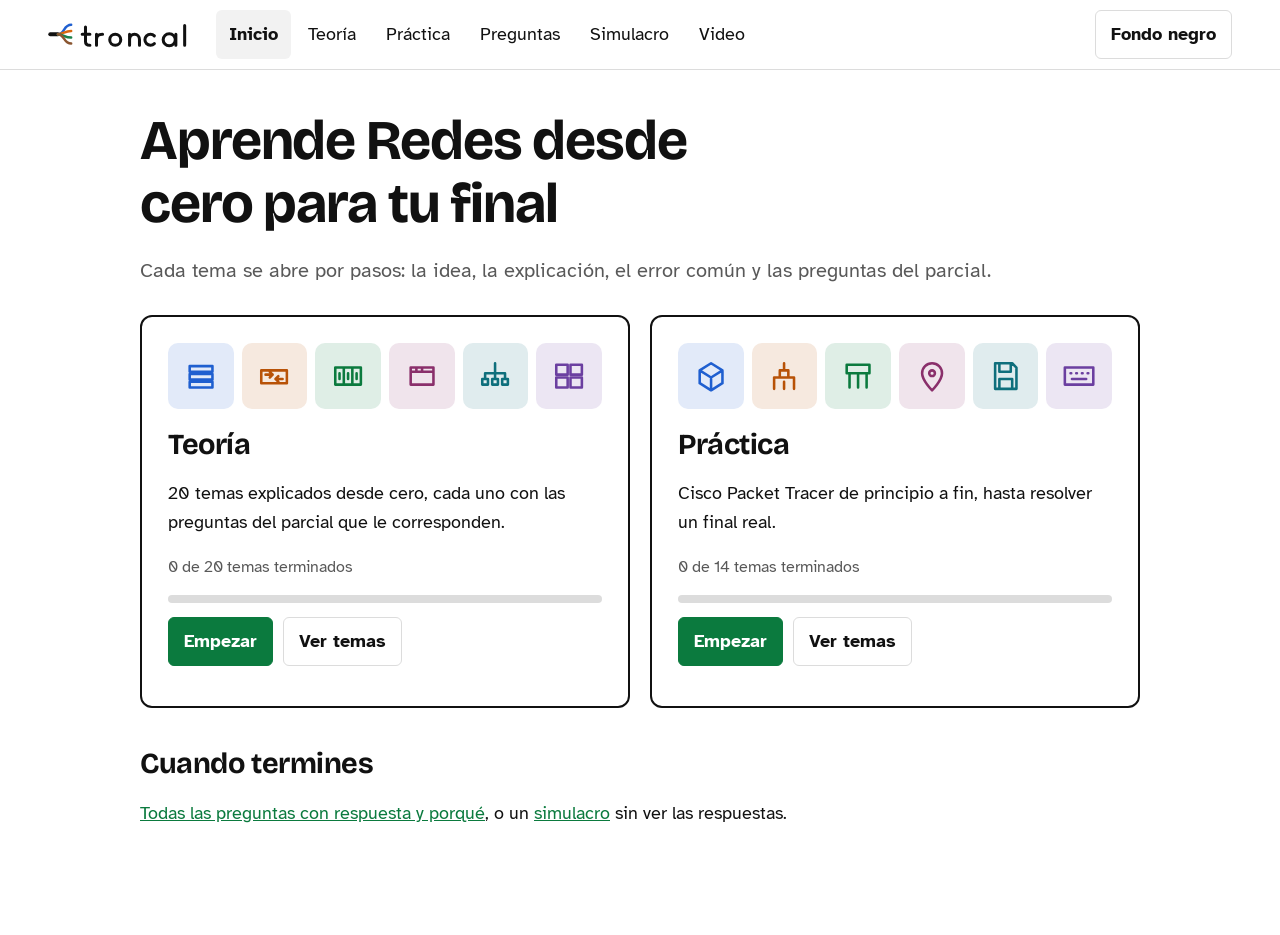
<file: index.html>
<!doctype html><html lang="es"><head><meta charset="utf-8"><meta name="viewport" content="width=device-width,initial-scale=1"><title>Troncal, curso de Redes</title><link rel="icon" href="marca/icono.svg"><link rel="stylesheet" href="https://fonts.googleapis.com/css2?family=Atkinson+Hyperlegible:wght@400;700&family=Atkinson+Hyperlegible+Mono:wght@400;700&family=Bricolage+Grotesque:wght@500;700&display=swap"><link rel="stylesheet" href="styles.css"></head><body><header class="top"><a class="brand" href="#inicio"><svg xmlns="http://www.w3.org/2000/svg" viewBox="0 0 254 50" fill="none" stroke-linecap="round" stroke-linejoin="round" role="img" aria-label="Troncal"><path d="M4 24h14" stroke="currentColor" stroke-width="7"/><g stroke-width="4.5"><path d="M18 24C30 24 28 7 42 7" stroke="#1f5fd0"/><path d="M18 24C28 24 30 18 42 18" stroke="#d9660f"/><path d="M18 24C28 24 30 30 42 30" stroke="#1b8048"/><path d="M18 24C30 24 28 41 42 41" stroke="#8a5530"/></g><g transform="translate(62 0)" stroke="currentColor" stroke-width="5.5"><path d="M6 11V37q0 7 8 7M0 24h14M26 44V24M26 33q0-9 11-9M86 44V24M86 34a9 10 0 0 1 18 0V44M131 27a10 10 0 1 0 0 14M170 24V44M186 8V44"/><circle cx="60" cy="34" r="10"/><circle cx="158" cy="34" r="11"/></g></svg></a><nav aria-label="Principal"><a href="#inicio">Inicio</a><a href="#teoria">Teoría</a><a href="#practica">Práctica</a><a href="#preguntas">Preguntas</a><a href="#simulacro">Simulacro</a><a href="#video">Video</a></nav><button id="th" type="button"></button></header><main>
<section id="inicio"><h1>Aprende Redes desde cero para tu final</h1><p class="goal">Cada tema se abre por pasos: la idea, la explicación, el error común y las preguntas del parcial.</p><div class="tracks" id="tracks"></div><h2>Cuando termines</h2><p><a href="#preguntas">Todas las preguntas con respuesta y porqué</a>, o un <a href="#simulacro">simulacro</a> sin ver las respuestas.</p></section>
<section id="teoria" hidden><h1>Teoría</h1><p class="goal">Seis módulos. Abre el tema que quieras, o síguelos en orden.</p><div id="tt"></div><h2>Al final</h2><p><a class="btn p" href="#preguntas">Todas las preguntas con respuesta</a></p></section>
<section id="practica" hidden><h1>Práctica</h1><p class="goal">Seis módulos en Packet Tracer y 4 enunciados para montar.</p><div id="tp"></div><h2>Enunciados para Packet Tracer</h2><p>Abre <b>Abrir Packet Tracer.bat</b>, en la carpeta de este sitio, y monta cada red desde cero. La solución está oculta.</p><div id="lablist"></div></section>
<section id="lec" hidden></section><section id="enu" hidden></section>
<section id="preguntas" hidden><h1>Todas las preguntas</h1><p class="goal">Piensa la respuesta y pulsa Mostrar respuesta.</p><div class="filters stick"><label>Examen <select id="fb"><option value="f">Examen Final</option><option value="p">Parcial 2</option><option value="q">Parcial 1</option><option value="">Todos</option></select></label><label>Tema <select id="ft"></select></label><label>Buscar <input id="fs" type="search"></label><label class="chk"><input type="checkbox" id="fo"> Mostrar todas las respuestas</label></div><p class="mut" id="fc" aria-live="polite"></p><div id="fl"></div></section>
<section id="video" hidden><h1>El video explicativo</h1><p class="goal">40 minutos de redes desde cero hasta el final, por capítulos. Elige uno o míralo de corrido: al terminar un capítulo empieza el siguiente.</p><div class="vidw"><video id="vplayer" controls preload="metadata" playsinline></video><div><h2 id="vtit" class="vtit"></h2><div class="vcaps" id="vcaps"></div></div></div><p class="mut">Música: Kevin MacLeod (incompetech.com), licencia CC BY 4.0.</p></section>
<section id="simulacro" hidden><h1>Simulacro</h1><p class="goal">Responde sin ayuda. Tus aciertos quedan guardados en este navegador.</p><div class="row"><label for="bank">Examen</label><select id="bank"><option value="f">Examen Final (31)</option><option value="p">Parcial 2 (60)</option><option value="q">Parcial 1 (51)</option></select><button id="rnd">Barajar</button><button id="miss">Repasar falladas</button></div><div class="box" id="q"></div></section>
</main><div id="park" hidden><div id="w-vlsm" class="box"><div id="vt"></div><div class="row"><button class="p" id="vc">Revisar</button><button id="vs">Ver solución</button><button id="vn">Otro ejercicio</button></div><div id="vr" aria-live="polite"></div></div>
<div id="w-net" class="box"><div class="sc" id="net"></div><div class="row"><label for="po">Desde</label><select id="po"></select><label for="pd">hasta</label><select id="pd"></select><button class="p" id="pg">Hacer ping</button></div><div class="hops" id="hops" aria-live="polite"><p class="mut">Los saltos aparecerán aquí.</p></div></div>
<div id="w-drill" class="box"><p id="dq"></p><form id="df" class="row"><input id="di" class="mono" style="flex:1;min-width:0" autocomplete="off" autocapitalize="off" spellcheck="false" aria-label="Comando"><button class="p">Revisar</button></form><div id="dr" aria-live="polite"></div><div class="row"><button id="dn">Siguiente</button><span class="mut" id="ds"></span></div></div></div>
<script src="data.js"></script><script src="labs.js"></script><script src="app.js"></script></body></html>
</file>
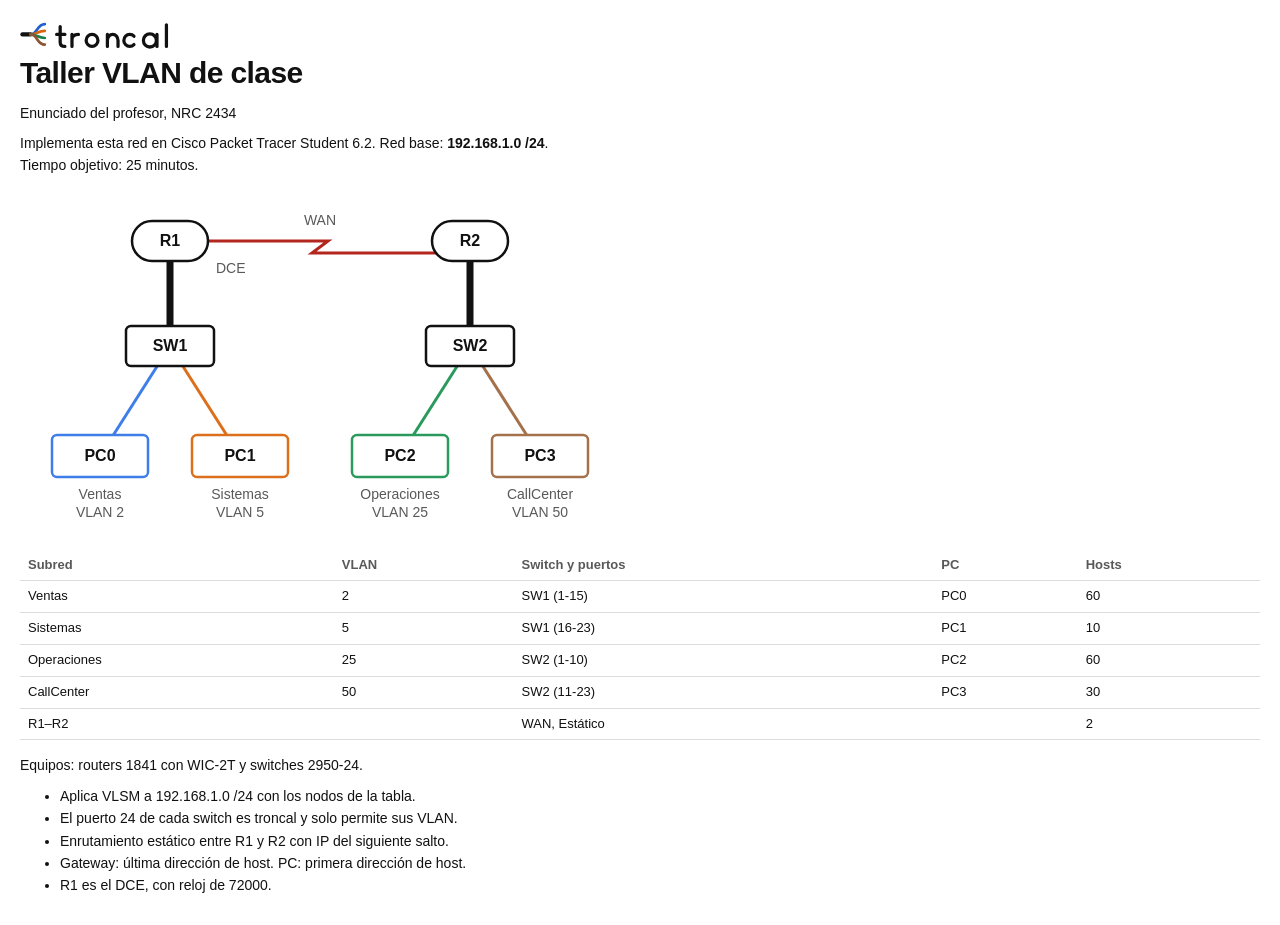
<file: enunciados/1-taller-vlan.html>
<!doctype html><html lang="es"><meta charset="utf-8"><title>Taller VLAN de clase</title><link rel="stylesheet" href="../styles.css"><style>body{background:#fff;font-size:14px;padding:20px}h1{font-size:30px;max-width:none}.topo{min-width:0;max-width:600px}th,td{padding:5px 8px;font-size:13px}p,ul{margin-block:8px}</style><img src="../marca/logo.svg" width="150" alt="Troncal"><h1>Taller VLAN de clase</h1><p>Enunciado del profesor, NRC 2434</p><p>Implementa esta red en Cisco Packet Tracer Student 6.2. Red base: <b>192.168.1.0 /24</b>. Tiempo objetivo: 25 minutos.</p><div class="sc"><svg  class="topo" viewBox="0 0 600 345" role="img" aria-label="Topología: Taller VLAN de clase"><path d="M150 50L150 155" class="ln trunk" fill="none" /><path d="M150 155L80 265" class="ln pc" fill="none" style="stroke:#3f7de8"/><path d="M150 155L220 265" class="ln pc" fill="none" style="stroke:#dc6f1c"/><path d="M450 50L450 155" class="ln trunk" fill="none" /><path d="M450 155L380 265" class="ln pc" fill="none" style="stroke:#2a9a5c"/><path d="M450 155L520 265" class="ln pc" fill="none" style="stroke:#a4714a"/><path d="M150 50H308L292 62H450" class="ln wan" fill="none"/><text x="300" y="34" text-anchor="middle" class="s">WAN</text><text x="196" y="82" class="s">DCE</text><g class="nd"><rect x="112" y="30" width="76" height="40" rx="20" /><text x="150" y="55" text-anchor="middle">R1</text></g><g class="nd"><rect x="106" y="135" width="88" height="40" rx="5" /><text x="150" y="160" text-anchor="middle">SW1</text></g><g class="nd"><rect x="32" y="244" width="96" height="42" rx="5" style="stroke:#3f7de8"/><text x="80" y="270" text-anchor="middle">PC0</text></g><text x="80" y="308" text-anchor="middle" class="s">Ventas</text><text x="80" y="326" text-anchor="middle" class="s">VLAN 2</text><g class="nd"><rect x="172" y="244" width="96" height="42" rx="5" style="stroke:#dc6f1c"/><text x="220" y="270" text-anchor="middle">PC1</text></g><text x="220" y="308" text-anchor="middle" class="s">Sistemas</text><text x="220" y="326" text-anchor="middle" class="s">VLAN 5</text><g class="nd"><rect x="412" y="30" width="76" height="40" rx="20" /><text x="450" y="55" text-anchor="middle">R2</text></g><g class="nd"><rect x="406" y="135" width="88" height="40" rx="5" /><text x="450" y="160" text-anchor="middle">SW2</text></g><g class="nd"><rect x="332" y="244" width="96" height="42" rx="5" style="stroke:#2a9a5c"/><text x="380" y="270" text-anchor="middle">PC2</text></g><text x="380" y="308" text-anchor="middle" class="s">Operaciones</text><text x="380" y="326" text-anchor="middle" class="s">VLAN 25</text><g class="nd"><rect x="472" y="244" width="96" height="42" rx="5" style="stroke:#a4714a"/><text x="520" y="270" text-anchor="middle">PC3</text></g><text x="520" y="308" text-anchor="middle" class="s">CallCenter</text><text x="520" y="326" text-anchor="middle" class="s">VLAN 50</text></svg></div><div class="sc"><table><thead><tr><th>Subred</th><th>VLAN</th><th>Switch y puertos</th><th>PC</th><th>Hosts</th></tr></thead><tbody><tr><td>Ventas</td><td>2</td><td>SW1 (1-15)</td><td>PC0</td><td>60</td></tr><tr><td>Sistemas</td><td>5</td><td>SW1 (16-23)</td><td>PC1</td><td>10</td></tr><tr><td>Operaciones</td><td>25</td><td>SW2 (1-10)</td><td>PC2</td><td>60</td></tr><tr><td>CallCenter</td><td>50</td><td>SW2 (11-23)</td><td>PC3</td><td>30</td></tr><tr><td>R1–R2</td><td></td><td>WAN, Estático</td><td></td><td>2</td></tr></tbody></table></div><p>Equipos: routers 1841 con WIC-2T y switches 2950-24.</p><ul><li>Aplica VLSM a 192.168.1.0 /24 con los nodos de la tabla.</li><li>El puerto 24 de cada switch es troncal y solo permite sus VLAN.</li><li>Enrutamiento estático entre R1 y R2 con IP del siguiente salto.</li><li>Gateway: última dirección de host. PC: primera dirección de host.</li><li>R1 es el DCE, con reloj de 72000.</li></ul></html>
</file>
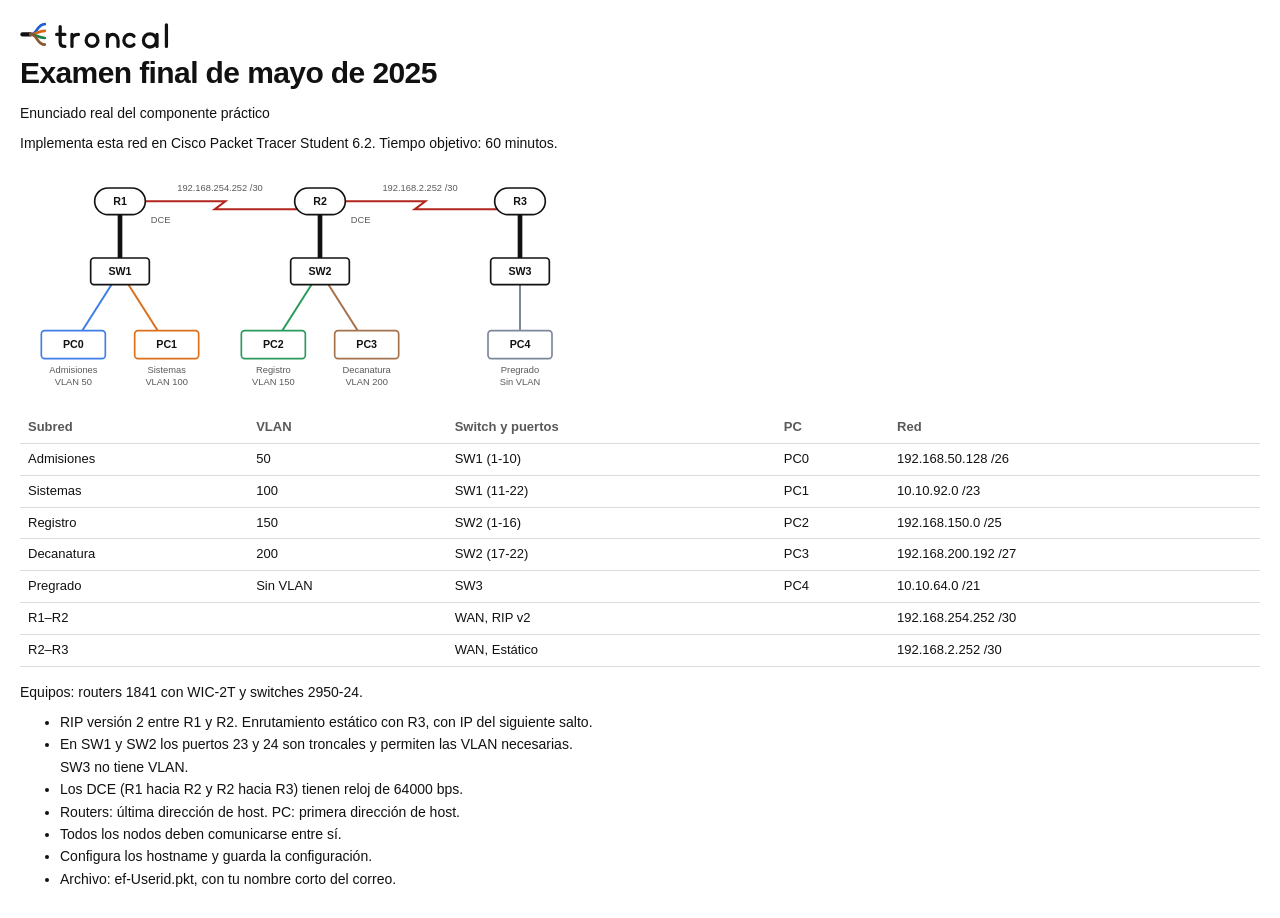
<file: enunciados/2-final-mayo-2025.html>
<!doctype html><html lang="es"><meta charset="utf-8"><title>Examen final de mayo de 2025</title><link rel="stylesheet" href="../styles.css"><style>body{background:#fff;font-size:14px;padding:20px}h1{font-size:30px;max-width:none}.topo{min-width:0;max-width:600px}th,td{padding:5px 8px;font-size:13px}p,ul{margin-block:8px}</style><img src="../marca/logo.svg" width="150" alt="Troncal"><h1>Examen final de mayo de 2025</h1><p>Enunciado real del componente práctico</p><p>Implementa esta red en Cisco Packet Tracer Student 6.2.  Tiempo objetivo: 60 minutos.</p><div class="sc"><svg  class="topo" viewBox="0 0 900 345" role="img" aria-label="Topología: Examen final de mayo de 2025"><path d="M150 50L150 155" class="ln trunk" fill="none" /><path d="M150 155L80 265" class="ln pc" fill="none" style="stroke:#3f7de8"/><path d="M150 155L220 265" class="ln pc" fill="none" style="stroke:#dc6f1c"/><path d="M450 50L450 155" class="ln trunk" fill="none" /><path d="M450 155L380 265" class="ln pc" fill="none" style="stroke:#2a9a5c"/><path d="M450 155L520 265" class="ln pc" fill="none" style="stroke:#a4714a"/><path d="M750 50L750 155" class="ln trunk" fill="none" /><path d="M750 155L750 265" class="ln pc" fill="none" style="stroke:#7c879c"/><path d="M150 50H308L292 62H450" class="ln wan" fill="none"/><text x="300" y="34" text-anchor="middle" class="s">192.168.254.252 /30</text><text x="196" y="82" class="s">DCE</text><path d="M450 50H608L592 62H750" class="ln wan" fill="none"/><text x="600" y="34" text-anchor="middle" class="s">192.168.2.252 /30</text><text x="496" y="82" class="s">DCE</text><g class="nd"><rect x="112" y="30" width="76" height="40" rx="20" /><text x="150" y="55" text-anchor="middle">R1</text></g><g class="nd"><rect x="106" y="135" width="88" height="40" rx="5" /><text x="150" y="160" text-anchor="middle">SW1</text></g><g class="nd"><rect x="32" y="244" width="96" height="42" rx="5" style="stroke:#3f7de8"/><text x="80" y="270" text-anchor="middle">PC0</text></g><text x="80" y="308" text-anchor="middle" class="s">Admisiones</text><text x="80" y="326" text-anchor="middle" class="s">VLAN 50</text><g class="nd"><rect x="172" y="244" width="96" height="42" rx="5" style="stroke:#dc6f1c"/><text x="220" y="270" text-anchor="middle">PC1</text></g><text x="220" y="308" text-anchor="middle" class="s">Sistemas</text><text x="220" y="326" text-anchor="middle" class="s">VLAN 100</text><g class="nd"><rect x="412" y="30" width="76" height="40" rx="20" /><text x="450" y="55" text-anchor="middle">R2</text></g><g class="nd"><rect x="406" y="135" width="88" height="40" rx="5" /><text x="450" y="160" text-anchor="middle">SW2</text></g><g class="nd"><rect x="332" y="244" width="96" height="42" rx="5" style="stroke:#2a9a5c"/><text x="380" y="270" text-anchor="middle">PC2</text></g><text x="380" y="308" text-anchor="middle" class="s">Registro</text><text x="380" y="326" text-anchor="middle" class="s">VLAN 150</text><g class="nd"><rect x="472" y="244" width="96" height="42" rx="5" style="stroke:#a4714a"/><text x="520" y="270" text-anchor="middle">PC3</text></g><text x="520" y="308" text-anchor="middle" class="s">Decanatura</text><text x="520" y="326" text-anchor="middle" class="s">VLAN 200</text><g class="nd"><rect x="712" y="30" width="76" height="40" rx="20" /><text x="750" y="55" text-anchor="middle">R3</text></g><g class="nd"><rect x="706" y="135" width="88" height="40" rx="5" /><text x="750" y="160" text-anchor="middle">SW3</text></g><g class="nd"><rect x="702" y="244" width="96" height="42" rx="5" style="stroke:#7c879c"/><text x="750" y="270" text-anchor="middle">PC4</text></g><text x="750" y="308" text-anchor="middle" class="s">Pregrado</text><text x="750" y="326" text-anchor="middle" class="s">Sin VLAN</text></svg></div><div class="sc"><table><thead><tr><th>Subred</th><th>VLAN</th><th>Switch y puertos</th><th>PC</th><th>Red</th></tr></thead><tbody><tr><td>Admisiones</td><td>50</td><td>SW1 (1-10)</td><td>PC0</td><td>192.168.50.128 /26</td></tr><tr><td>Sistemas</td><td>100</td><td>SW1 (11-22)</td><td>PC1</td><td>10.10.92.0 /23</td></tr><tr><td>Registro</td><td>150</td><td>SW2 (1-16)</td><td>PC2</td><td>192.168.150.0 /25</td></tr><tr><td>Decanatura</td><td>200</td><td>SW2 (17-22)</td><td>PC3</td><td>192.168.200.192 /27</td></tr><tr><td>Pregrado</td><td>Sin VLAN</td><td>SW3</td><td>PC4</td><td>10.10.64.0 /21</td></tr><tr><td>R1–R2</td><td></td><td>WAN, RIP v2</td><td></td><td>192.168.254.252 /30</td></tr><tr><td>R2–R3</td><td></td><td>WAN, Estático</td><td></td><td>192.168.2.252 /30</td></tr></tbody></table></div><p>Equipos: routers 1841 con WIC-2T y switches 2950-24.</p><ul><li>RIP versión 2 entre R1 y R2. Enrutamiento estático con R3, con IP del siguiente salto.</li><li>En SW1 y SW2 los puertos 23 y 24 son troncales y permiten las VLAN necesarias. SW3 no tiene VLAN.</li><li>Los DCE (R1 hacia R2 y R2 hacia R3) tienen reloj de 64000 bps.</li><li>Routers: última dirección de host. PC: primera dirección de host.</li><li>Todos los nodos deben comunicarse entre sí.</li><li>Configura los hostname y guarda la configuración.</li><li>Archivo: ef-Userid.pkt, con tu nombre corto del correo.</li></ul></html>
</file>
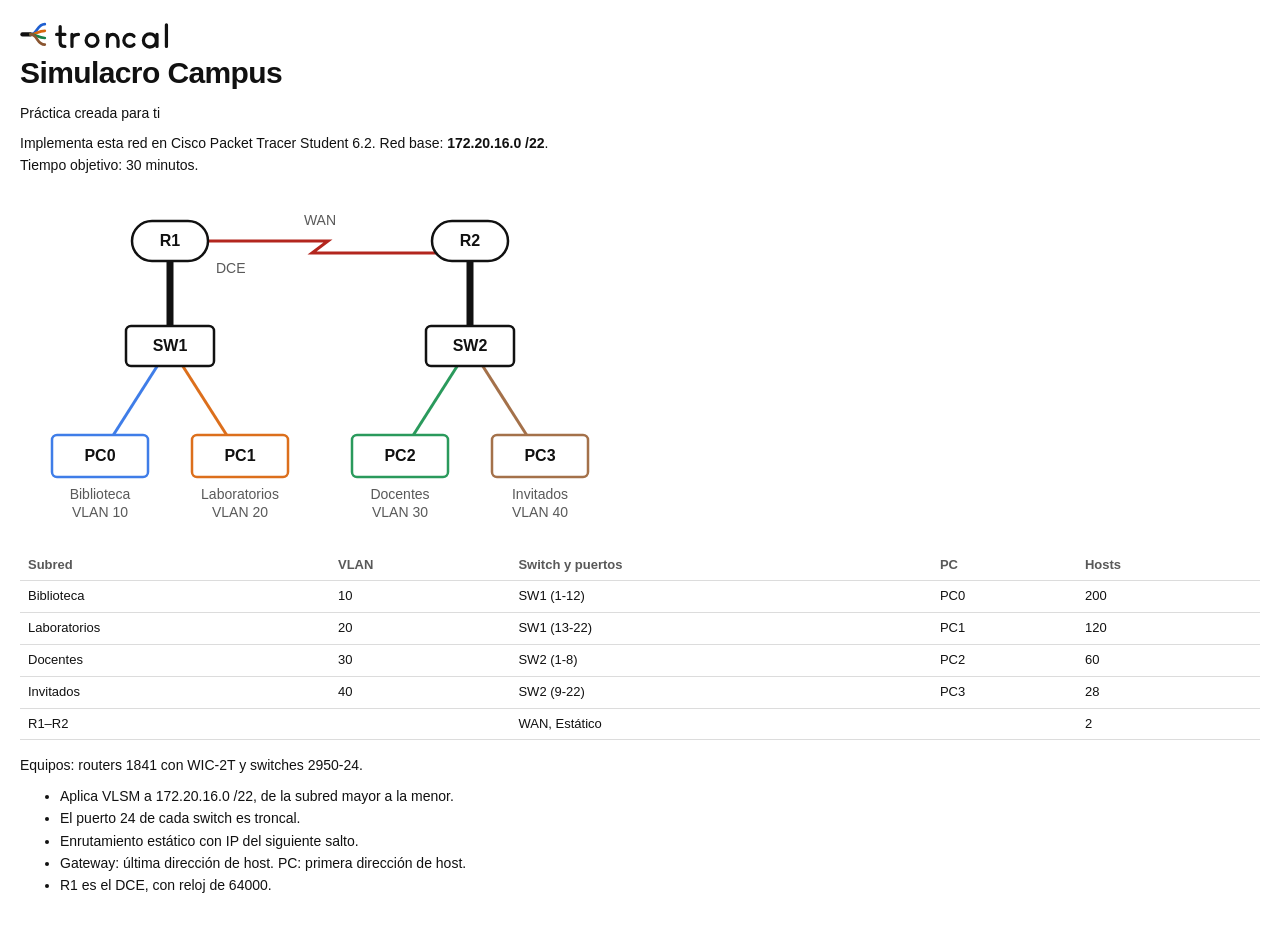
<file: enunciados/3-simulacro-campus.html>
<!doctype html><html lang="es"><meta charset="utf-8"><title>Simulacro Campus</title><link rel="stylesheet" href="../styles.css"><style>body{background:#fff;font-size:14px;padding:20px}h1{font-size:30px;max-width:none}.topo{min-width:0;max-width:600px}th,td{padding:5px 8px;font-size:13px}p,ul{margin-block:8px}</style><img src="../marca/logo.svg" width="150" alt="Troncal"><h1>Simulacro Campus</h1><p>Práctica creada para ti</p><p>Implementa esta red en Cisco Packet Tracer Student 6.2. Red base: <b>172.20.16.0 /22</b>. Tiempo objetivo: 30 minutos.</p><div class="sc"><svg  class="topo" viewBox="0 0 600 345" role="img" aria-label="Topología: Simulacro Campus"><path d="M150 50L150 155" class="ln trunk" fill="none" /><path d="M150 155L80 265" class="ln pc" fill="none" style="stroke:#3f7de8"/><path d="M150 155L220 265" class="ln pc" fill="none" style="stroke:#dc6f1c"/><path d="M450 50L450 155" class="ln trunk" fill="none" /><path d="M450 155L380 265" class="ln pc" fill="none" style="stroke:#2a9a5c"/><path d="M450 155L520 265" class="ln pc" fill="none" style="stroke:#a4714a"/><path d="M150 50H308L292 62H450" class="ln wan" fill="none"/><text x="300" y="34" text-anchor="middle" class="s">WAN</text><text x="196" y="82" class="s">DCE</text><g class="nd"><rect x="112" y="30" width="76" height="40" rx="20" /><text x="150" y="55" text-anchor="middle">R1</text></g><g class="nd"><rect x="106" y="135" width="88" height="40" rx="5" /><text x="150" y="160" text-anchor="middle">SW1</text></g><g class="nd"><rect x="32" y="244" width="96" height="42" rx="5" style="stroke:#3f7de8"/><text x="80" y="270" text-anchor="middle">PC0</text></g><text x="80" y="308" text-anchor="middle" class="s">Biblioteca</text><text x="80" y="326" text-anchor="middle" class="s">VLAN 10</text><g class="nd"><rect x="172" y="244" width="96" height="42" rx="5" style="stroke:#dc6f1c"/><text x="220" y="270" text-anchor="middle">PC1</text></g><text x="220" y="308" text-anchor="middle" class="s">Laboratorios</text><text x="220" y="326" text-anchor="middle" class="s">VLAN 20</text><g class="nd"><rect x="412" y="30" width="76" height="40" rx="20" /><text x="450" y="55" text-anchor="middle">R2</text></g><g class="nd"><rect x="406" y="135" width="88" height="40" rx="5" /><text x="450" y="160" text-anchor="middle">SW2</text></g><g class="nd"><rect x="332" y="244" width="96" height="42" rx="5" style="stroke:#2a9a5c"/><text x="380" y="270" text-anchor="middle">PC2</text></g><text x="380" y="308" text-anchor="middle" class="s">Docentes</text><text x="380" y="326" text-anchor="middle" class="s">VLAN 30</text><g class="nd"><rect x="472" y="244" width="96" height="42" rx="5" style="stroke:#a4714a"/><text x="520" y="270" text-anchor="middle">PC3</text></g><text x="520" y="308" text-anchor="middle" class="s">Invitados</text><text x="520" y="326" text-anchor="middle" class="s">VLAN 40</text></svg></div><div class="sc"><table><thead><tr><th>Subred</th><th>VLAN</th><th>Switch y puertos</th><th>PC</th><th>Hosts</th></tr></thead><tbody><tr><td>Biblioteca</td><td>10</td><td>SW1 (1-12)</td><td>PC0</td><td>200</td></tr><tr><td>Laboratorios</td><td>20</td><td>SW1 (13-22)</td><td>PC1</td><td>120</td></tr><tr><td>Docentes</td><td>30</td><td>SW2 (1-8)</td><td>PC2</td><td>60</td></tr><tr><td>Invitados</td><td>40</td><td>SW2 (9-22)</td><td>PC3</td><td>28</td></tr><tr><td>R1–R2</td><td></td><td>WAN, Estático</td><td></td><td>2</td></tr></tbody></table></div><p>Equipos: routers 1841 con WIC-2T y switches 2950-24.</p><ul><li>Aplica VLSM a 172.20.16.0 /22, de la subred mayor a la menor.</li><li>El puerto 24 de cada switch es troncal.</li><li>Enrutamiento estático con IP del siguiente salto.</li><li>Gateway: última dirección de host. PC: primera dirección de host.</li><li>R1 es el DCE, con reloj de 64000.</li></ul></html>
</file>
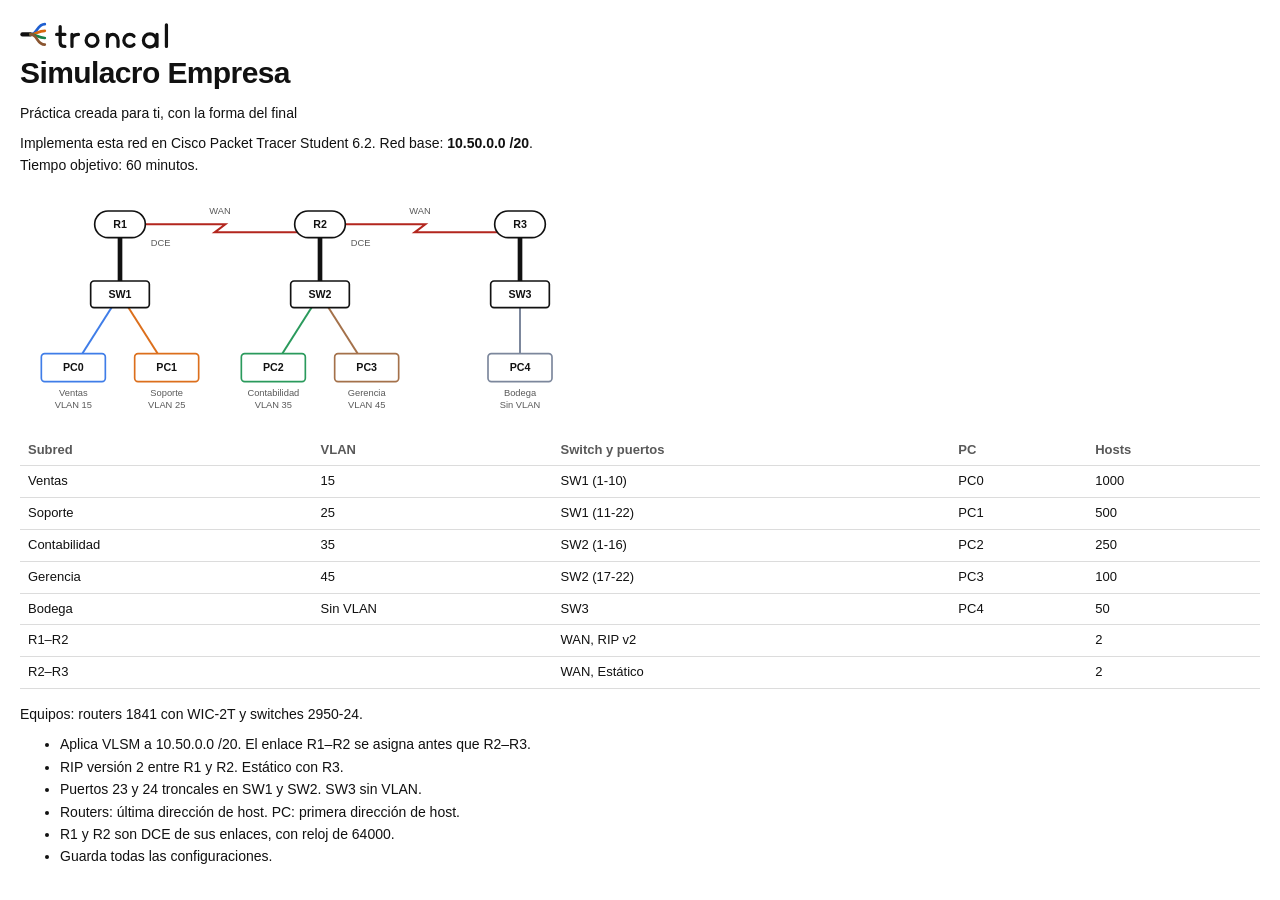
<file: enunciados/4-simulacro-empresa.html>
<!doctype html><html lang="es"><meta charset="utf-8"><title>Simulacro Empresa</title><link rel="stylesheet" href="../styles.css"><style>body{background:#fff;font-size:14px;padding:20px}h1{font-size:30px;max-width:none}.topo{min-width:0;max-width:600px}th,td{padding:5px 8px;font-size:13px}p,ul{margin-block:8px}</style><img src="../marca/logo.svg" width="150" alt="Troncal"><h1>Simulacro Empresa</h1><p>Práctica creada para ti, con la forma del final</p><p>Implementa esta red en Cisco Packet Tracer Student 6.2. Red base: <b>10.50.0.0 /20</b>. Tiempo objetivo: 60 minutos.</p><div class="sc"><svg  class="topo" viewBox="0 0 900 345" role="img" aria-label="Topología: Simulacro Empresa"><path d="M150 50L150 155" class="ln trunk" fill="none" /><path d="M150 155L80 265" class="ln pc" fill="none" style="stroke:#3f7de8"/><path d="M150 155L220 265" class="ln pc" fill="none" style="stroke:#dc6f1c"/><path d="M450 50L450 155" class="ln trunk" fill="none" /><path d="M450 155L380 265" class="ln pc" fill="none" style="stroke:#2a9a5c"/><path d="M450 155L520 265" class="ln pc" fill="none" style="stroke:#a4714a"/><path d="M750 50L750 155" class="ln trunk" fill="none" /><path d="M750 155L750 265" class="ln pc" fill="none" style="stroke:#7c879c"/><path d="M150 50H308L292 62H450" class="ln wan" fill="none"/><text x="300" y="34" text-anchor="middle" class="s">WAN</text><text x="196" y="82" class="s">DCE</text><path d="M450 50H608L592 62H750" class="ln wan" fill="none"/><text x="600" y="34" text-anchor="middle" class="s">WAN</text><text x="496" y="82" class="s">DCE</text><g class="nd"><rect x="112" y="30" width="76" height="40" rx="20" /><text x="150" y="55" text-anchor="middle">R1</text></g><g class="nd"><rect x="106" y="135" width="88" height="40" rx="5" /><text x="150" y="160" text-anchor="middle">SW1</text></g><g class="nd"><rect x="32" y="244" width="96" height="42" rx="5" style="stroke:#3f7de8"/><text x="80" y="270" text-anchor="middle">PC0</text></g><text x="80" y="308" text-anchor="middle" class="s">Ventas</text><text x="80" y="326" text-anchor="middle" class="s">VLAN 15</text><g class="nd"><rect x="172" y="244" width="96" height="42" rx="5" style="stroke:#dc6f1c"/><text x="220" y="270" text-anchor="middle">PC1</text></g><text x="220" y="308" text-anchor="middle" class="s">Soporte</text><text x="220" y="326" text-anchor="middle" class="s">VLAN 25</text><g class="nd"><rect x="412" y="30" width="76" height="40" rx="20" /><text x="450" y="55" text-anchor="middle">R2</text></g><g class="nd"><rect x="406" y="135" width="88" height="40" rx="5" /><text x="450" y="160" text-anchor="middle">SW2</text></g><g class="nd"><rect x="332" y="244" width="96" height="42" rx="5" style="stroke:#2a9a5c"/><text x="380" y="270" text-anchor="middle">PC2</text></g><text x="380" y="308" text-anchor="middle" class="s">Contabilidad</text><text x="380" y="326" text-anchor="middle" class="s">VLAN 35</text><g class="nd"><rect x="472" y="244" width="96" height="42" rx="5" style="stroke:#a4714a"/><text x="520" y="270" text-anchor="middle">PC3</text></g><text x="520" y="308" text-anchor="middle" class="s">Gerencia</text><text x="520" y="326" text-anchor="middle" class="s">VLAN 45</text><g class="nd"><rect x="712" y="30" width="76" height="40" rx="20" /><text x="750" y="55" text-anchor="middle">R3</text></g><g class="nd"><rect x="706" y="135" width="88" height="40" rx="5" /><text x="750" y="160" text-anchor="middle">SW3</text></g><g class="nd"><rect x="702" y="244" width="96" height="42" rx="5" style="stroke:#7c879c"/><text x="750" y="270" text-anchor="middle">PC4</text></g><text x="750" y="308" text-anchor="middle" class="s">Bodega</text><text x="750" y="326" text-anchor="middle" class="s">Sin VLAN</text></svg></div><div class="sc"><table><thead><tr><th>Subred</th><th>VLAN</th><th>Switch y puertos</th><th>PC</th><th>Hosts</th></tr></thead><tbody><tr><td>Ventas</td><td>15</td><td>SW1 (1-10)</td><td>PC0</td><td>1000</td></tr><tr><td>Soporte</td><td>25</td><td>SW1 (11-22)</td><td>PC1</td><td>500</td></tr><tr><td>Contabilidad</td><td>35</td><td>SW2 (1-16)</td><td>PC2</td><td>250</td></tr><tr><td>Gerencia</td><td>45</td><td>SW2 (17-22)</td><td>PC3</td><td>100</td></tr><tr><td>Bodega</td><td>Sin VLAN</td><td>SW3</td><td>PC4</td><td>50</td></tr><tr><td>R1–R2</td><td></td><td>WAN, RIP v2</td><td></td><td>2</td></tr><tr><td>R2–R3</td><td></td><td>WAN, Estático</td><td></td><td>2</td></tr></tbody></table></div><p>Equipos: routers 1841 con WIC-2T y switches 2950-24.</p><ul><li>Aplica VLSM a 10.50.0.0 /20. El enlace R1–R2 se asigna antes que R2–R3.</li><li>RIP versión 2 entre R1 y R2. Estático con R3.</li><li>Puertos 23 y 24 troncales en SW1 y SW2. SW3 sin VLAN.</li><li>Routers: última dirección de host. PC: primera dirección de host.</li><li>R1 y R2 son DCE de sus enlaces, con reloj de 64000.</li><li>Guarda todas las configuraciones.</li></ul></html>
</file>
<file: styles.css>
/* Troncal. Fondo blanco o negro puro; el color se reserva para estados y cables T568B. */
:root{--bg:#fff;--sf:#fff;--ink:#111;--mut:#595959;--line:#dcdcdc;--blue:#0b7a3e;--orange:#a84a00;--green:#0b7a3e;--on:#fff;--bad:#b3261e;--con:#f4f4f4;--cont:#111;--tint:#f2f2f2;--d:"Bricolage Grotesque","Trebuchet MS",sans-serif;--b:"Atkinson Hyperlegible","Segoe UI",sans-serif;--m:"Atkinson Hyperlegible Mono",Consolas,monospace;--e:cubic-bezier(.23,1,.32,1)}
[data-theme=dark]{--bg:#000;--sf:#0d0d0d;--ink:#f5f5f5;--mut:#b5b5b5;--line:#3a3a3a;--blue:#4ade80;--orange:#ffb066;--green:#4ade80;--on:#000;--bad:#ff8a80;--con:#161616;--cont:#f5f5f5;--tint:#1c1c1c;color-scheme:dark}
*{box-sizing:border-box}[hidden]{display:none!important}
body{margin:0;background:var(--bg);color:var(--ink);font:17px/1.6 var(--b)}
.bar{height:8px;background:var(--line);border-radius:4px;overflow:hidden;margin-block:6px 14px}.bar i{display:block;height:100%;background:var(--green);transform-origin:left;transform:scaleX(0);transition:transform 250ms var(--e)}
main{max-width:1240px;margin:auto;padding:40px clamp(16px,4vw,48px) 90px}
h1,h2,h3{font-family:var(--d);line-height:1.12;text-wrap:balance}h1{font-size:clamp(34px,4.6vw,56px);font-weight:700;letter-spacing:-.02em;margin:0 0 12px;max-width:17ch}h2{font-size:38px;letter-spacing:-.015em;margin:0 0 14px}h3{font-size:22px;margin:30px 0 8px}
p,li{max-width:70ch}a{color:var(--blue)}code,.mono,pre{font-family:var(--m)}code{font-size:.92em}
.sc{overflow-x:auto;margin-block:14px}table{border-collapse:collapse;width:100%;font-size:15.5px;font-variant-numeric:tabular-nums}th,td{text-align:left;padding:9px 12px;border-bottom:1px solid var(--line);vertical-align:top}th{color:var(--mut);font-weight:700}
pre{background:var(--con);color:var(--cont);font-size:14.5px;line-height:1.55;padding:16px;border-radius:6px;overflow-x:auto;margin:8px 0 16px}
.two{display:grid;grid-template-columns:repeat(auto-fit,minmax(min(100%,390px),1fr));gap:0 22px}.two>*{min-width:0}.ch{display:flex;justify-content:space-between;align-items:center}
.box{background:var(--sf);border:1px solid var(--line);border-radius:10px;padding:22px;margin-block:18px}
button,input,select,.btn{font:inherit;color:var(--ink);background:var(--sf);border:1px solid var(--line);border-radius:6px;padding:9px 15px;min-height:44px;max-width:100%}
button,.btn{cursor:pointer;font-weight:700;text-decoration:none;display:inline-flex;align-items:center;transition:transform 140ms var(--e),border-color 140ms ease}button:active,.btn:active{transform:scale(.97)}
@media(hover:hover){button:hover,.btn:hover{border-color:var(--blue)}}button.p,.btn.p{background:var(--blue);color:var(--on);border-color:var(--blue)}
:focus-visible{outline:3px solid var(--orange);outline-offset:2px}input.mono{width:200px}.row{display:flex;gap:10px;flex-wrap:wrap;align-items:center;margin-block:14px}
.ok{color:var(--green);font-weight:700}.bad{color:var(--bad);font-weight:700}.mut{color:var(--mut);font-size:15.5px}.warn{color:var(--orange)}
.opt{display:flex;gap:12px;width:100%;text-align:left;font-weight:400;margin-block:8px}.opt.sel{border-color:var(--blue);box-shadow:inset 0 0 0 1px var(--blue)}.opt.good{border-color:var(--green);box-shadow:inset 0 0 0 2px var(--green)}.opt.no{border-color:var(--bad);box-shadow:inset 0 0 0 2px var(--bad)}
.cap{overflow:hidden;background:#fff;border:1px solid var(--line);border-radius:6px;width:100%;margin-block:10px}.cap img{display:block;width:100%}.full{max-width:min(100%,620px);border-radius:6px;border:1px solid var(--line);background:#fff}
#q img{max-width:100%;background:#fff}#q{overflow-wrap:anywhere}#q table{display:block;overflow-x:auto;background:#fff;color:#14213d}#q th{color:#14213d}#q .note{color:var(--ink)}
.topo{width:100%;min-width:560px;height:auto;display:block}.topo text{font:700 16px var(--d);fill:var(--ink)}.topo .s{font:14px var(--b);fill:var(--mut)}.topo rect{fill:var(--sf);stroke:var(--ink);stroke-width:2.5}.ln{stroke-width:3}.ln.trunk{stroke:var(--ink);stroke-width:7}.ln.wan{stroke:var(--bad)}.pk{fill:var(--orange);stroke:var(--sf);stroke-width:3;opacity:0}
.hops{min-height:150px}.photos{display:flex;flex-wrap:wrap;gap:14px}.photos img{max-width:min(100%,440px);border-radius:6px;border:1px solid var(--line)}
.lab{display:flex;justify-content:space-between;gap:16px;align-items:center;flex-wrap:wrap;padding:16px 0;border-bottom:1px solid var(--line)}.lab p{margin:0}summary{cursor:pointer;font-weight:700;min-height:32px}

@media(prefers-reduced-motion:reduce){*{transition:none!important}}
@media print{.side{display:none}}

.top{position:sticky;top:0;z-index:5;background:var(--bg);border-bottom:1px solid var(--line);display:flex;align-items:center;gap:28px;padding:10px clamp(16px,4vw,48px)}.top .brand{color:var(--ink)}.top .brand svg{width:140px;height:auto;display:block}.top nav{display:flex;gap:4px;flex:1;overflow-x:auto}.top nav a{color:var(--ink);text-decoration:none;padding:10px 13px;border-radius:6px;white-space:nowrap}.top nav a[aria-current]{background:var(--tint);font-weight:700}
h2{font-size:29px;margin:40px 0 10px}.goal{font-size:20px;color:var(--mut)}body{font-size:18px}section{max-width:none}section:not(#lec){max-width:1000px;margin:auto}
.tracks{display:grid;grid-template-columns:repeat(auto-fit,minmax(min(100%,360px),1fr));gap:20px;margin-top:28px}.track{border:2px solid var(--ink);border-radius:12px;padding:26px}.track h2{margin-top:0}
.course{display:grid;grid-template-columns:290px minmax(0,740px);gap:56px}.out{position:sticky;top:84px;align-self:start;max-height:calc(100vh - 104px);overflow:auto;font-size:16px}
.toc{list-style:none;padding:0;margin:0 0 16px}.toc li{max-width:none}.toc a{display:flex;gap:12px;align-items:center;padding:9px 10px;color:var(--ink);text-decoration:none;border-radius:6px;min-height:44px;line-height:1.3}.toc a[aria-current]{background:var(--tint);font-weight:700}.tick{flex:none;width:28px;height:28px;border:1.5px solid var(--line);border-radius:50%;display:grid;place-items:center;font-size:14px}.dn .tick{background:var(--green);border-color:var(--green);color:var(--on)}
.vh{position:absolute;clip-path:inset(50%);width:1px;height:1px;overflow:hidden}
.idea,.ej,.err{padding:16px 20px;border-radius:10px;margin-block:18px;max-width:70ch}.idea{background:var(--tint);font-size:19px}.ej{border:1.5px solid var(--green)}.err{border:1.5px solid var(--bad)}
.ck{border:0;padding:0;margin:0 0 22px}.ck legend{font-weight:700;margin-bottom:6px}.end{margin-top:48px;padding-top:24px;border-top:1px solid var(--line)}
.qa{padding:26px 0;border-bottom:1px solid var(--line)}.ol{padding-left:22px}.ol .yes{font-weight:700}.stem img,.full{max-width:100%;background:#fff}.stem{overflow-wrap:anywhere}.stem table{background:#fff;color:#111}.stem th{color:#111}.stem .code.big{font-size:20px;font-family:var(--m)}.stem .note div,.stem .note table{overflow-x:auto;color:#111}
.filters{display:flex;flex-wrap:wrap;gap:14px;align-items:end}.filters label{display:grid;gap:4px;font-size:15px;font-weight:700}.filters select{max-width:260px}.filters .chk{display:flex;align-items:center;min-height:44px}.chk input{min-height:0;width:20px;height:20px}
.viz{margin:8px 0 22px;max-width:740px;border:1px solid var(--line);border-radius:10px;padding:14px 14px 10px;overflow-x:auto;background:var(--sf)}.viz svg{width:100%;min-width:520px;height:auto;display:block}.viz figcaption{font-weight:700;margin-top:6px}.vt{font:700 18px var(--d);margin:16px 0 6px}
.viz text{font:16px var(--b);fill:var(--ink)}.viz .b{font-weight:700}.viz .big{font-size:22px}.viz .m{fill:var(--mut);font-size:15px}.viz .mono{white-space:pre;font-family:var(--m);font-size:15px}.viz .g{fill:var(--green)}.viz .r{fill:var(--bad)}.viz .inv{fill:#fff}
.viz rect{fill:none}.viz .on,.viz .gf{fill:#0b7a3e}.viz .off{fill:var(--tint);stroke:var(--line)}.viz .rd,.viz .rf{fill:#b3261e}.viz .hl{fill:var(--bg);stroke:var(--green);stroke-width:2.5}.viz .con{fill:var(--con)}.viz .c1{fill:#1f5fd0}.viz .c2{fill:#a84a00}.viz .c3{fill:#0b7a3e}.viz .c4{fill:#7d4b2a}.viz .c5{fill:#5f5f5f}.viz .c6{fill:#6b3fa0}
.viz .l{stroke:var(--ink);stroke-width:2.5;fill:none}.viz .thick{stroke-width:6}.viz .dash{stroke-dasharray:8 6}.viz .ser,.viz .bad{stroke:var(--bad)}.viz .good{stroke:var(--green)}.viz .c1l{stroke:#3f7de8}.viz .c2l{stroke:#dc6f1c}.viz .c3l{stroke:#2a9a5c}.viz .ray{stroke:#e0a800}
.viz .dv{fill:#14747f;stroke:var(--bg);stroke-width:1.5}.viz .ds{fill:#cfeef0}.viz .dw{stroke:#fff;stroke-width:2.2;fill:none}.viz .dwf{fill:#fff}.viz .dk{stroke:var(--ink);stroke-width:3;fill:none}
.m1{--c:#1f5fd0}.m2{--c:#b85207}.m3{--c:#0b7a3e}.m4{--c:#8a2f6b}.m5{--c:#0f6f7c}.m6{--c:#6b3fa0}.m0{--c:#444}[data-theme=dark] .m1{--c:#82aeff}[data-theme=dark] .m2{--c:#ffac66}[data-theme=dark] .m3{--c:#5fd894}[data-theme=dark] .m4{--c:#f29ad0}[data-theme=dark] .m5{--c:#66d3e0}[data-theme=dark] .m6{--c:#c3a2f7}[data-theme=dark] .m0{--c:#ccc}
.ic{width:24px;height:24px;flex:none;fill:none;stroke:var(--c,currentColor);stroke-width:1.8;stroke-linecap:round;stroke-linejoin:round}
.mods{display:grid;grid-template-columns:repeat(2,minmax(0,1fr));gap:46px 20px;margin-top:34px}.mod{max-width:none!important;margin:0!important}.mod.wide{grid-column:1/-1}.mod header{border-left:0;margin-bottom:16px}.mod header h2{margin:0;color:var(--c);font-size:32px}.mod header p{margin:2px 0 0;color:var(--mut)}
.cards{display:grid;grid-template-columns:repeat(auto-fill,minmax(min(100%,226px),1fr));gap:20px}.tc{display:flex;flex-direction:column;gap:7px;color:var(--ink);text-decoration:none;line-height:1.35;border-radius:14px;transition:transform 180ms var(--e)}.tc b{font:700 20px/1.2 var(--d);margin-top:5px}.tc .num{color:var(--c);font-weight:700}
.art{position:relative;display:grid;place-items:center;height:150px;border-radius:14px;background:color-mix(in srgb,var(--c) 13%,var(--bg))}.art .ic{width:76px;height:76px;stroke-width:1.3;transition:transform 180ms var(--e)}.badge{position:absolute;top:10px;right:10px;background:var(--c);color:var(--bg);font-weight:700;font-size:14px;padding:3px 10px;border-radius:20px}
@media(hover:hover){.tc:hover .ic{transform:scale(1.1)}.tc:hover b{text-decoration:underline}}.tc:active{transform:scale(.98)}
.strip{display:grid;grid-template-columns:repeat(6,1fr);gap:8px;margin-bottom:20px}.strip span{display:grid;place-items:center;aspect-ratio:1;border-radius:10px;background:color-mix(in srgb,var(--c) 13%,var(--bg))}.strip .ic{width:52%;height:52%}
.lh{display:flex;gap:24px;align-items:center;margin-bottom:28px}.lh .art{width:140px;flex:none}.lh h1{font-size:clamp(28px,3.4vw,42px);margin:0}.lh p{margin:4px 0}
.steps{display:grid;gap:12px}.st{border:1.5px solid var(--line);border-radius:14px;scroll-margin-top:84px}.st[open]{border-color:var(--c)}.st>summary{display:flex;gap:14px;align-items:center;padding:14px 18px;list-style:none;font:700 20px var(--d)}summary::-webkit-details-marker{display:none}.st>summary::after{content:"+";margin-left:auto;font-size:26px;color:var(--c)}.st[open]>summary::after{content:"–"}.st.seen>summary::after{content:"✓"}.sb{padding:4px 20px 22px}.si{display:grid;place-items:center;width:46px;height:46px;border-radius:12px;background:color-mix(in srgb,var(--c) 14%,var(--bg));flex:none}.st.k-err{--c:var(--bad)}.nx{margin-top:14px}
.les .idea{background:color-mix(in srgb,var(--c) 10%,var(--bg))}.sm{margin-bottom:6px}.sm summary{display:flex;justify-content:space-between;padding:9px 10px;color:var(--c)}.sm a{display:flex;gap:10px;align-items:center;padding:8px 10px;color:var(--ink);text-decoration:none;border-radius:8px;line-height:1.3;min-height:44px}.sm a b{margin-left:auto}.sm a[aria-current]{background:color-mix(in srgb,var(--c) 13%,var(--bg));font-weight:700}
.tiles{display:grid;grid-template-columns:repeat(auto-fill,minmax(150px,1fr));gap:12px;margin:22px 0}.tile{display:flex;flex-direction:column;gap:8px;align-items:flex-start;justify-content:flex-start;text-align:left;line-height:1.25;padding:14px;border-radius:14px;border:2px solid transparent;background:color-mix(in srgb,var(--c) 11%,var(--bg))}.tile .ic{width:38px;height:38px}.tile[aria-pressed=true]{border-color:var(--c)}.tile .mut{margin-top:auto}
.qg{margin-bottom:34px}.qg h2{display:flex;gap:14px;align-items:center;color:var(--c)}.qr{border:1.5px solid var(--line);border-radius:12px;margin-bottom:10px}.qr[open]{border-color:var(--c)}.qr>summary{display:flex;gap:14px;align-items:center;padding:13px 16px;line-height:1.35;list-style:none}.qr>summary span span{display:block;font-weight:400}.qin{padding:0 18px 18px}.qin .qa{padding:0;border:0}.qin .qa>.mut:first-child{display:none}
@media(max-width:700px){.mods{grid-template-columns:minmax(0,1fr)}}.stick{position:sticky;top:69px;background:var(--bg);padding:12px 0;z-index:3;border-bottom:1px solid var(--line)}.qc{padding:28px 0;border-bottom:1px solid var(--line)}.qc .shw{display:none}.qc.rev b.shw{display:inline-block}.qc.rev details.shw{display:block}.qc.rev .hid{display:none}.o2{padding-left:0;list-style:none;counter-reset:o;display:grid;gap:8px;margin:14px 0}ol.o2 li{counter-increment:o;display:flex;gap:12px;align-items:center;max-width:none;border:1.5px solid var(--line);border-radius:10px;padding:10px 14px}ol.o2 li::before{content:counter(o,upper-alpha);font-weight:700;color:var(--mut)}.qc.rev .yes{border-color:var(--green);background:color-mix(in srgb,var(--green) 12%,var(--bg));font-weight:700}.qc.rev .alt{border-color:var(--orange)}.tagc,.taga{margin-left:auto;white-space:nowrap}.tagc{color:var(--green)}.taga{color:var(--orange)}@media(max-width:900px){.stick{position:static}}@media(max-width:900px){.lh{flex-direction:column;align-items:flex-start}.course{display:block}.out{position:static;max-height:210px;border:1px solid var(--line);border-radius:8px;padding:10px;margin-bottom:24px}.top{flex-wrap:wrap;gap:8px}.top nav{order:3;flex-basis:100%}#th{margin-left:auto}}

.gal{display:grid;grid-template-columns:repeat(auto-fill,minmax(260px,1fr));gap:14px;margin:10px 0 22px}.gal a{display:flex;flex-direction:column;gap:6px;text-decoration:none;color:var(--mut);font-size:14px}.gal img{width:100%;aspect-ratio:16/9;object-fit:contain;background:#fff;border:1px solid color-mix(in srgb,currentColor 25%,transparent);border-radius:8px}.gal a:hover img{outline:3px solid var(--c,#1f5fd0)}
#vis{position:fixed;inset:0;z-index:1000;background:rgba(10,10,12,.94);display:flex;flex-direction:column;padding:max(12px,env(safe-area-inset-top)) 16px max(12px,env(safe-area-inset-bottom))}#vis[hidden]{display:none}
.vbar,.vfoot{display:flex;align-items:center;justify-content:space-between;gap:12px;color:#eee;font-size:15px}.vfoot{justify-content:center;gap:24px;padding-top:10px}
.vstage{flex:1;min-height:0;display:flex;align-items:center;justify-content:center;gap:12px}.vstage img{max-width:calc(100% - 130px);max-height:100%;object-fit:contain;background:#fff;border-radius:6px}
#vis button{background:#26262b;color:#fff;border:1px solid #444;border-radius:8px;padding:8px 14px;font:inherit;cursor:pointer}#vis button:disabled{opacity:.3;cursor:default}
#vis .vnav{font-size:38px;line-height:1;padding:10px 16px}body.nosc{overflow:hidden}
@media (max-width:700px){.vstage .vnav{display:none}.vstage img{max-width:100%}}
.vstage{overflow:hidden;position:relative}.vstage .vnav{position:relative;z-index:2}.vstage img{transform-origin:50% 50%;touch-action:none;user-select:none;will-change:transform}
.vz{display:flex;align-items:center;gap:8px;margin-left:auto}.vz span{min-width:48px;text-align:center}#vis .vz button{padding:6px 12px}

.vidw{display:grid;grid-template-columns:minmax(0,1fr) 300px;gap:20px;align-items:start;margin:18px 0}#vplayer{width:100%;aspect-ratio:16/9;background:#000;border-radius:10px}.vtit{font-size:20px;margin:0 0 10px}.vcaps{display:flex;flex-direction:column;gap:6px;max-height:70vh;overflow:auto}.vcaps button{display:flex;gap:12px;align-items:center;text-align:left;padding:8px 12px}.vcaps button b{font-variant-numeric:tabular-nums;color:var(--mut)}.vcaps button.on{border-color:currentColor;font-weight:700}@media (max-width:900px){.vidw{grid-template-columns:1fr}.vcaps{max-height:none}}
.steps>*,.st,.sb,.les{min-width:0}.st>summary{min-width:0}
@media(max-width:700px){.top{flex-wrap:wrap;row-gap:6px}.top nav{order:3;flex-basis:100%;flex-wrap:wrap;overflow:visible}.top nav a{padding:6px 10px}
.vbar{flex-wrap:wrap}.vbar #sv-vcap{flex-basis:100%;font-size:13px}.vz{margin-left:0}#vis .vfoot button{padding:10px 16px}}
</file>
